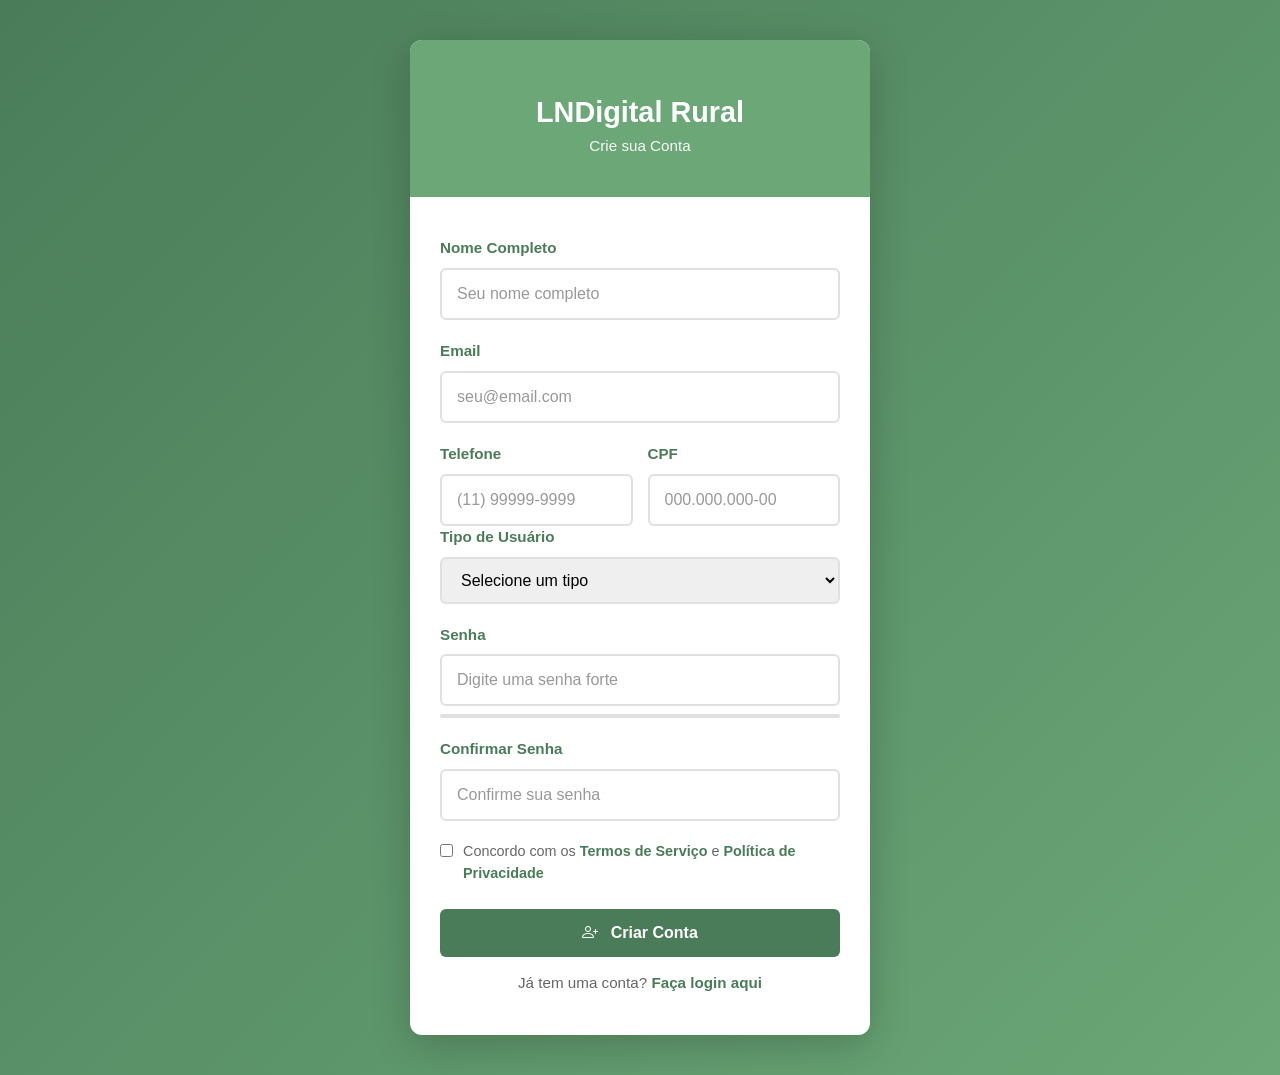
<file: app/templates/cadastro.html>
<!DOCTYPE html>
<html lang="pt-BR">
<head>
    <meta charset="UTF-8">
    <meta name="viewport" content="width=device-width, initial-scale=1.0">
    <title>LNDigital Rural - Cadastro</title>
    <link href="https://cdn.jsdelivr.net/npm/bootstrap@5.3.0/dist/css/bootstrap.min.css" rel="stylesheet">
    <link href="https://cdn.jsdelivr.net/npm/bootstrap-icons@1.10.0/font/bootstrap-icons.css" rel="stylesheet">
    
    <style>
        :root {
            --primary-green: #4a7c59;
            --secondary-green: #6ba777;
            --light-green: #8bc34a;
            --dark-green: #2e5233;
            --sidebar-bg: #4a7c59;
            --header-bg: #6ba777;
        }

        * {
            margin: 0;
            padding: 0;
            box-sizing: border-box;
        }

        body {
            font-family: 'Segoe UI', Tahoma, Geneva, Verdana, sans-serif;
            background: linear-gradient(135deg, var(--primary-green) 0%, var(--secondary-green) 100%);
            min-height: 100vh;
            display: flex;
            align-items: center;
            justify-content: center;
            padding: 20px 0;
        }

        .signup-container {
            width: 100%;
            max-width: 500px;
            padding: 20px;
        }

        .signup-card {
            background: white;
            border-radius: 12px;
            box-shadow: 0 10px 40px rgba(0, 0, 0, 0.2);
            overflow: hidden;
        }

        .signup-header {
            background-color: var(--header-bg);
            color: white;
            padding: 40px 30px;
            text-align: center;
        }

        .signup-header i {
            font-size: 3rem;
            margin-bottom: 15px;
            display: block;
        }

        .signup-header h2 {
            font-weight: 700;
            margin-bottom: 5px;
            font-size: 1.8rem;
        }

        .signup-header p {
            font-size: 0.95rem;
            opacity: 0.95;
            margin: 0;
        }

        .signup-body {
            padding: 40px 30px;
        }

        .form-group {
            margin-bottom: 20px;
        }

        .form-row {
            display: grid;
            grid-template-columns: 1fr 1fr;
            gap: 15px;
        }

        .form-row .form-group {
            margin-bottom: 0;
        }

        .form-group label {
            color: var(--primary-green);
            font-weight: 600;
            margin-bottom: 8px;
            display: block;
            font-size: 0.95rem;
        }

        .form-group input,
        .form-group select {
            width: 100%;
            padding: 12px 15px;
            border: 2px solid #e0e0e0;
            border-radius: 6px;
            font-size: 1rem;
            transition: all 0.3s ease;
            font-family: 'Segoe UI', Tahoma, Geneva, Verdana, sans-serif;
        }

        .form-group input:focus,
        .form-group select:focus {
            outline: none;
            border-color: var(--primary-green);
            box-shadow: 0 0 0 3px rgba(74, 124, 89, 0.1);
        }

        .form-group input::placeholder {
            color: #999;
        }

        .password-strength {
            margin-top: 8px;
            height: 4px;
            background-color: #e0e0e0;
            border-radius: 2px;
            overflow: hidden;
        }

        .password-strength-bar {
            height: 100%;
            width: 0%;
            transition: all 0.3s ease;
            background-color: #dc3545;
        }

        .password-strength-bar.weak {
            width: 33%;
            background-color: #dc3545;
        }

        .password-strength-bar.medium {
            width: 66%;
            background-color: #ffc107;
        }

        .password-strength-bar.strong {
            width: 100%;
            background-color: #28a745;
        }

        .terms-checkbox {
            display: flex;
            align-items: flex-start;
            margin-bottom: 25px;
            font-size: 0.9rem;
        }

        .terms-checkbox input[type="checkbox"] {
            margin-right: 10px;
            margin-top: 3px;
            cursor: pointer;
            width: auto;
            border: none;
        }

        .terms-checkbox label {
            margin: 0;
            color: #666;
            font-weight: 500;
            cursor: pointer;
        }

        .terms-checkbox a {
            color: var(--primary-green);
            text-decoration: none;
            font-weight: 600;
            transition: color 0.3s ease;
        }

        .terms-checkbox a:hover {
            color: var(--dark-green);
        }

        .btn-signup {
            width: 100%;
            padding: 12px;
            background-color: var(--primary-green);
            color: white;
            border: none;
            border-radius: 6px;
            font-size: 1rem;
            font-weight: 600;
            cursor: pointer;
            transition: all 0.3s ease;
            margin-bottom: 15px;
        }

        .btn-signup:hover {
            background-color: var(--dark-green);
            transform: translateY(-2px);
            box-shadow: 0 5px 15px rgba(74, 124, 89, 0.3);
        }

        .btn-signup:active {
            transform: translateY(0);
        }

        .btn-signup:disabled {
            background-color: #ccc;
            cursor: not-allowed;
            transform: none;
        }

        .login-link {
            text-align: center;
            color: #666;
            font-size: 0.95rem;
        }

        .login-link a {
            color: var(--primary-green);
            text-decoration: none;
            font-weight: 600;
            transition: color 0.3s ease;
        }

        .login-link a:hover {
            color: var(--dark-green);
        }

        .error-message {
            background-color: #f8d7da;
            color: #721c24;
            padding: 12px 15px;
            border-radius: 6px;
            margin-bottom: 20px;
            display: none;
            border-left: 4px solid #f5c6cb;
        }

        .success-message {
            background-color: #d4edda;
            color: #155724;
            padding: 12px 15px;
            border-radius: 6px;
            margin-bottom: 20px;
            display: none;
            border-left: 4px solid #c3e6cb;
        }

        @media (max-width: 480px) {
            .signup-container {
                padding: 15px;
            }

            .signup-header {
                padding: 30px 20px;
            }

            .signup-header h2 {
                font-size: 1.5rem;
            }

            .signup-body {
                padding: 30px 20px;
            }

            .form-row {
                grid-template-columns: 1fr;
            }
        }
    </style>
</head>
<body>
    <div class="signup-container">
        <div class="signup-card">
            <!-- Header -->
            <div class="signup-header">
                <i class="bi bi-leaf"></i>
                <h2>LNDigital Rural</h2>
                <p>Crie sua Conta</p>
            </div>

            <!-- Body -->
            <div class="signup-body">
                <!-- Messages -->
                <div class="error-message" id="errorMessage"></div>
                <div class="success-message" id="successMessage"></div>

                <!-- Signup Form -->
                <form id="signupForm">
                    <!-- Nome Completo -->
                    <div class="form-group">
                        <label for="fullname">Nome Completo</label>
                        <input 
                            type="text" 
                            id="fullname" 
                            name="fullname" 
                            placeholder="Seu nome completo" 
                            required
                        >
                    </div>

                    <!-- Email -->
                    <div class="form-group">
                        <label for="email">Email</label>
                        <input 
                            type="email" 
                            id="email" 
                            name="email" 
                            placeholder="seu@email.com" 
                            required
                        >
                    </div>

                    <!-- Telefone e CPF -->
                    <div class="form-row">
                        <div class="form-group">
                            <label for="phone">Telefone</label>
                            <input 
                                type="tel" 
                                id="phone" 
                                name="phone" 
                                placeholder="(11) 99999-9999"
                            >
                        </div>
                        <div class="form-group">
                            <label for="cpf">CPF</label>
                            <input 
                                type="text" 
                                id="cpf" 
                                name="cpf" 
                                placeholder="000.000.000-00"
                            >
                        </div>
                    </div>

                    <!-- Tipo de Usuário -->
                    <div class="form-group">
                        <label for="usertype">Tipo de Usuário</label>
                        <select id="usertype" name="usertype" required>
                            <option value="">Selecione um tipo</option>
                            <option value="produtor">Produtor Rural</option>
                            <option value="empresa">Empresa Agrícola</option>
                            <option value="consultor">Consultor</option>
                            <option value="outro">Outro</option>
                        </select>
                    </div>

                    <!-- Senha -->
                    <div class="form-group">
                        <label for="password">Senha</label>
                        <input 
                            type="password" 
                            id="password" 
                            name="password" 
                            placeholder="Digite uma senha forte" 
                            required
                        >
                        <div class="password-strength">
                            <div class="password-strength-bar" id="strengthBar"></div>
                        </div>
                    </div>

                    <!-- Confirmar Senha -->
                    <div class="form-group">
                        <label for="confirmpassword">Confirmar Senha</label>
                        <input 
                            type="password" 
                            id="confirmpassword" 
                            name="confirmpassword" 
                            placeholder="Confirme sua senha" 
                            required
                        >
                    </div>

                    <!-- Terms and Conditions -->
                    <div class="terms-checkbox">
                        <input type="checkbox" id="terms" name="terms" required>
                        <label for="terms">
                            Concordo com os <a href="#termos">Termos de Serviço</a> e <a href="#privacidade">Política de Privacidade</a>
                        </label>
                    </div>

                    <!-- Submit Button -->
                    <button type="submit" class="btn-signup">
                        <i class="bi bi-person-plus me-2"></i>
                        Criar Conta
                    </button>
                </form>

                <!-- Login Link -->
                <div class="login-link">
                    Já tem uma conta? <a href="{% url 'login' %}">Faça login aqui</a>
                </div>
            </div>
        </div>
    </div>

    <script>
        // Password strength indicator
        document.getElementById('password').addEventListener('input', function() {
            const password = this.value;
            const strengthBar = document.getElementById('strengthBar');
            let strength = 0;

            if (password.length >= 8) strength++;
            if (/[a-z]/.test(password) && /[A-Z]/.test(password)) strength++;
            if (/[0-9]/.test(password)) strength++;
            if (/[^a-zA-Z0-9]/.test(password)) strength++;

            strengthBar.className = 'password-strength-bar';
            if (strength === 1) strengthBar.classList.add('weak');
            else if (strength === 2 || strength === 3) strengthBar.classList.add('medium');
            else if (strength === 4) strengthBar.classList.add('strong');
        });

        // Form submission
        document.getElementById('signupForm').addEventListener('submit', function(e) {
            e.preventDefault();
            
            const fullname = document.getElementById('fullname').value;
            const email = document.getElementById('email').value;
            const password = document.getElementById('password').value;
            const confirmpassword = document.getElementById('confirmpassword').value;
            const terms = document.getElementById('terms').checked;
            const errorMessage = document.getElementById('errorMessage');
            const successMessage = document.getElementById('successMessage');

            // Hide messages
            errorMessage.style.display = 'none';
            successMessage.style.display = 'none';

            // Validation
            if (!fullname || !email || !password || !confirmpassword) {
                errorMessage.textContent = 'Por favor, preencha todos os campos obrigatórios.';
                errorMessage.style.display = 'block';
                return;
            }

            if (!email.includes('@')) {
                errorMessage.textContent = 'Por favor, insira um email válido.';
                errorMessage.style.display = 'block';
                return;
            }

            if (password.length < 6) {
                errorMessage.textContent = 'A senha deve ter pelo menos 6 caracteres.';
                errorMessage.style.display = 'block';
                return;
            }

            if (password !== confirmpassword) {
                errorMessage.textContent = 'As senhas não coincidem.';
                errorMessage.style.display = 'block';
                return;
            }

            if (!terms) {
                errorMessage.textContent = 'Você deve concordar com os Termos de Serviço.';
                errorMessage.style.display = 'block';
                return;
            }

            // Success message
            successMessage.textContent = 'Cadastro realizado com sucesso! Redirecionando para login...';
            successMessage.style.display = 'block';

            // Simulate redirect after 2 seconds
            setTimeout(() => {
                window.location.href = '';
            }, 2000);
        });
    </script>

    <script src="https://cdn.jsdelivr.net/npm/bootstrap@5.3.0/dist/js/bootstrap.bundle.min.js"></script>
</body>
</html>
</file>
